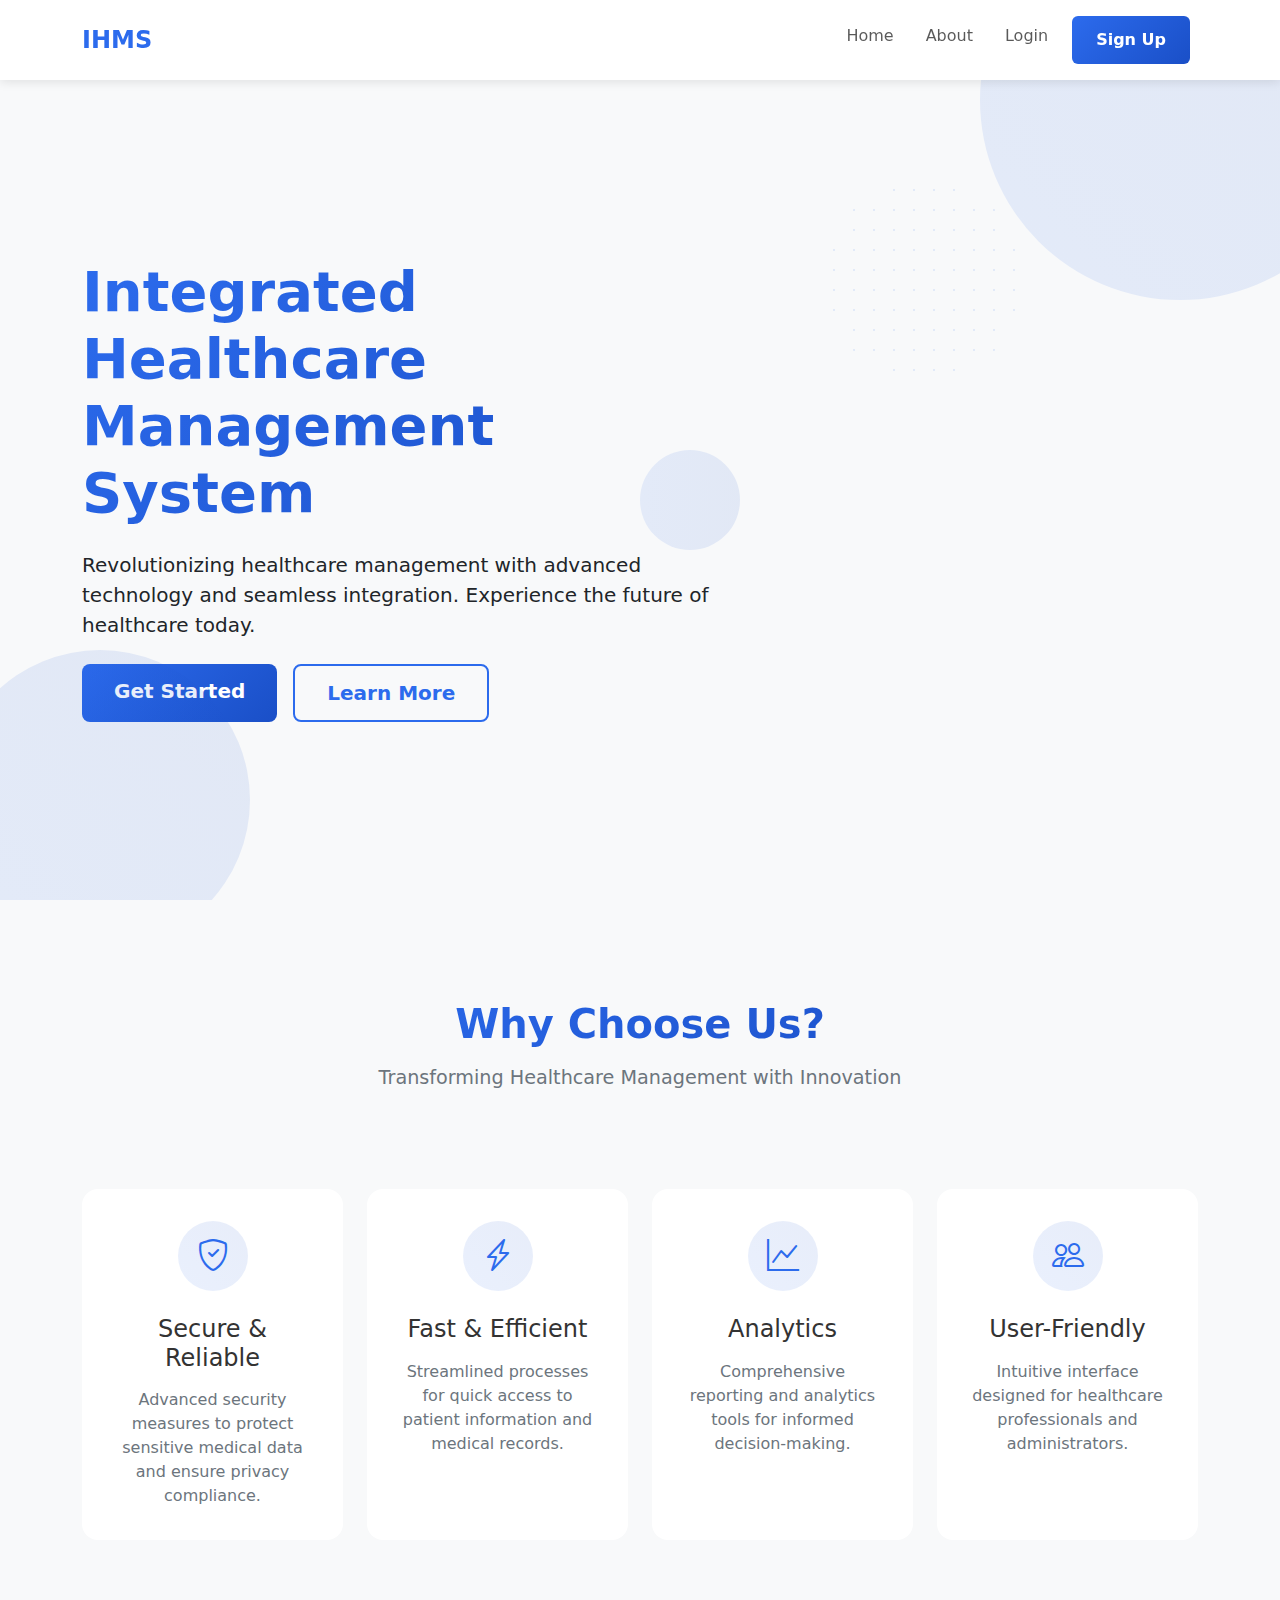
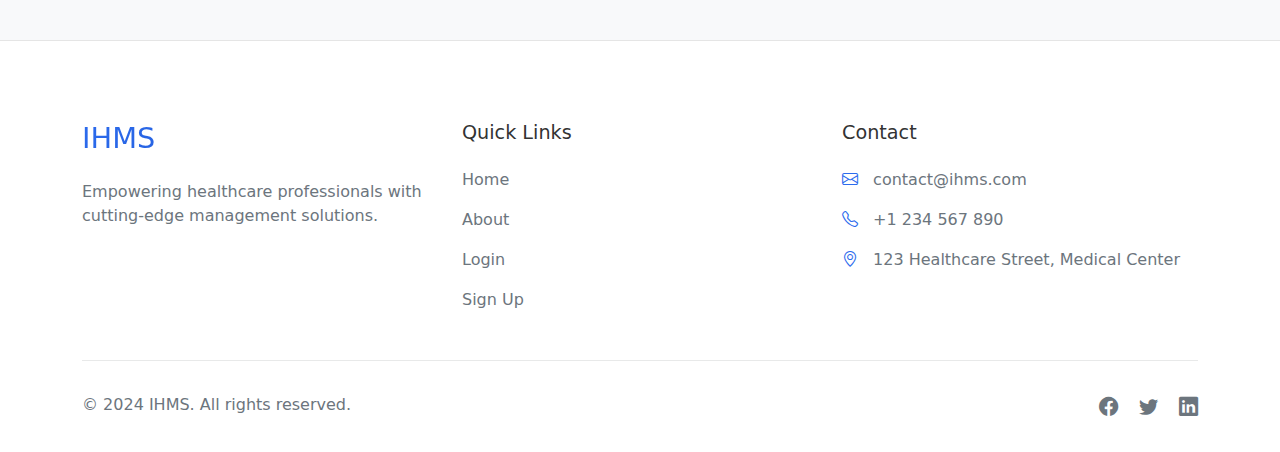
<file: index.html>
<!DOCTYPE html>
<html lang="en">
<head>
    <meta charset="UTF-8">
    <meta name="viewport" content="width=device-width, initial-scale=1.0">
    <title>Integrated Healthcare Management System</title>
    <link href="https://cdn.jsdelivr.net/npm/bootstrap@5.3.2/dist/css/bootstrap.min.css" rel="stylesheet">
    <link rel="stylesheet" href="https://cdnjs.cloudflare.com/ajax/libs/animate.css/4.1.1/animate.min.css">
    <link rel="stylesheet" href="https://cdn.jsdelivr.net/npm/bootstrap-icons@1.11.1/font/bootstrap-icons.css">
    <link rel="stylesheet" href="styles.css">
</head>
<body>
    <!-- Navigation Bar -->
    <nav class="navbar navbar-expand-lg navbar-light bg-light fixed-top">
        <div class="container">
            <a class="navbar-brand" href="#">IHMS</a>
            <button class="navbar-toggler" type="button" data-bs-toggle="collapse" data-bs-target="#navbarNav">
                <span class="navbar-toggler-icon"></span>
            </button>
            <div class="collapse navbar-collapse" id="navbarNav">
                <ul class="navbar-nav ms-auto">
                    <li class="nav-item">
                        <a class="nav-link" href="#home">Home</a>
                    </li>
                    <li class="nav-item">
                        <a class="nav-link" href="#about">About</a>
                    </li>
                    <li class="nav-item">
                        <a class="nav-link" href="index.php">Login</a>
                    </li>
                    <li class="nav-item">
                        <a class="nav-link btn btn-primary text-white px-4" href="register.php">Sign Up</a>
                    </li>
                </ul>
            </div>
        </div>
    </nav>

    <!-- Hero Section -->
    <header id="home" class="hero">
        <div class="design-element design-circle-1"></div>
        <div class="design-element design-circle-2"></div>
        <div class="design-element design-square"></div>
        <div class="design-element design-dots"></div>
        
        <div class="container h-100">
            <div class="row h-100 align-items-center">
                <div class="col-lg-7 text-center text-lg-start animate__animated animate__fadeInUp">
                    <h1 class="display-4 fw-bold text-gradient mb-4">Integrated Healthcare Management System</h1>
                    <p class="lead mb-4">Revolutionizing healthcare management with advanced technology and seamless integration. Experience the future of healthcare today.</p>
                    <div class="d-flex gap-3 justify-content-center justify-content-lg-start">
                        <a href="register.php" class="btn btn-primary btn-lg">Get Started</a>
                        <a href="#about" class="btn btn-outline-primary btn-lg">Learn More</a>
                    </div>
                </div>
            </div>
        </div>
    </header>

    <!-- About Section -->
    <section id="about" class="about-section">
        <div class="container">
            <div class="row justify-content-center">
                <div class="col-lg-8 text-center mb-5">
                    <h2 class="section-title">Why Choose Us?</h2>
                    <p class="section-subtitle">Transforming Healthcare Management with Innovation</p>
                </div>
            </div>
            <div class="row g-4">
                <div class="col-md-6 col-lg-3">
                    <div class="feature-card">
                        <div class="icon-wrapper">
                            <i class="bi bi-shield-check"></i>
                        </div>
                        <h3>Secure & Reliable</h3>
                        <p>Advanced security measures to protect sensitive medical data and ensure privacy compliance.</p>
                    </div>
                </div>
                <div class="col-md-6 col-lg-3">
                    <div class="feature-card">
                        <div class="icon-wrapper">
                            <i class="bi bi-lightning-charge"></i>
                        </div>
                        <h3>Fast & Efficient</h3>
                        <p>Streamlined processes for quick access to patient information and medical records.</p>
                    </div>
                </div>
                <div class="col-md-6 col-lg-3">
                    <div class="feature-card">
                        <div class="icon-wrapper">
                            <i class="bi bi-graph-up"></i>
                        </div>
                        <h3>Analytics</h3>
                        <p>Comprehensive reporting and analytics tools for informed decision-making.</p>
                    </div>
                </div>
                <div class="col-md-6 col-lg-3">
                    <div class="feature-card">
                        <div class="icon-wrapper">
                            <i class="bi bi-people"></i>
                        </div>
                        <h3>User-Friendly</h3>
                        <p>Intuitive interface designed for healthcare professionals and administrators.</p>
                    </div>
                </div>
            </div>
        </div>
    </section>

    <!-- Footer -->
    <footer class="footer">
        <div class="container">
            <div class="row gy-4">
                <div class="col-lg-4">
                    <h4 class="text-gradient">IHMS</h4>
                    <p class="mb-4">Empowering healthcare professionals with cutting-edge management solutions.</p>
                </div>
                <div class="col-lg-4">
                    <h5>Quick Links</h5>
                    <ul class="footer-links">
                        <li><a href="#home">Home</a></li>
                        <li><a href="#about">About</a></li>
                        <li><a href="index.php">Login</a></li>
                        <li><a href="register.php">Sign Up</a></li>
                    </ul>
                </div>
                <div class="col-lg-4">
                    <h5>Contact</h5>
                    <ul class="footer-contact">
                        <li><i class="bi bi-envelope"></i> contact@ihms.com</li>
                        <li><i class="bi bi-telephone"></i> +1 234 567 890</li>
                        <li><i class="bi bi-geo-alt"></i> 123 Healthcare Street, Medical Center</li>
                    </ul>
                </div>
            </div>
            <hr>
            <div class="row">
                <div class="col-md-6 text-center text-md-start">
                    <p class="mb-0">&copy; 2024 IHMS. All rights reserved.</p>
                </div>
                <div class="col-md-6 text-center text-md-end">
                    <div class="social-links">
                        <a href="#"><i class="bi bi-facebook"></i></a>
                        <a href="#"><i class="bi bi-twitter"></i></a>
                        <a href="#"><i class="bi bi-linkedin"></i></a>
                    </div>
                </div>
            </div>
        </div>
    </footer>

    <script src="https://cdn.jsdelivr.net/npm/bootstrap@5.3.2/dist/js/bootstrap.bundle.min.js"></script>
</body>
</html>
</file>
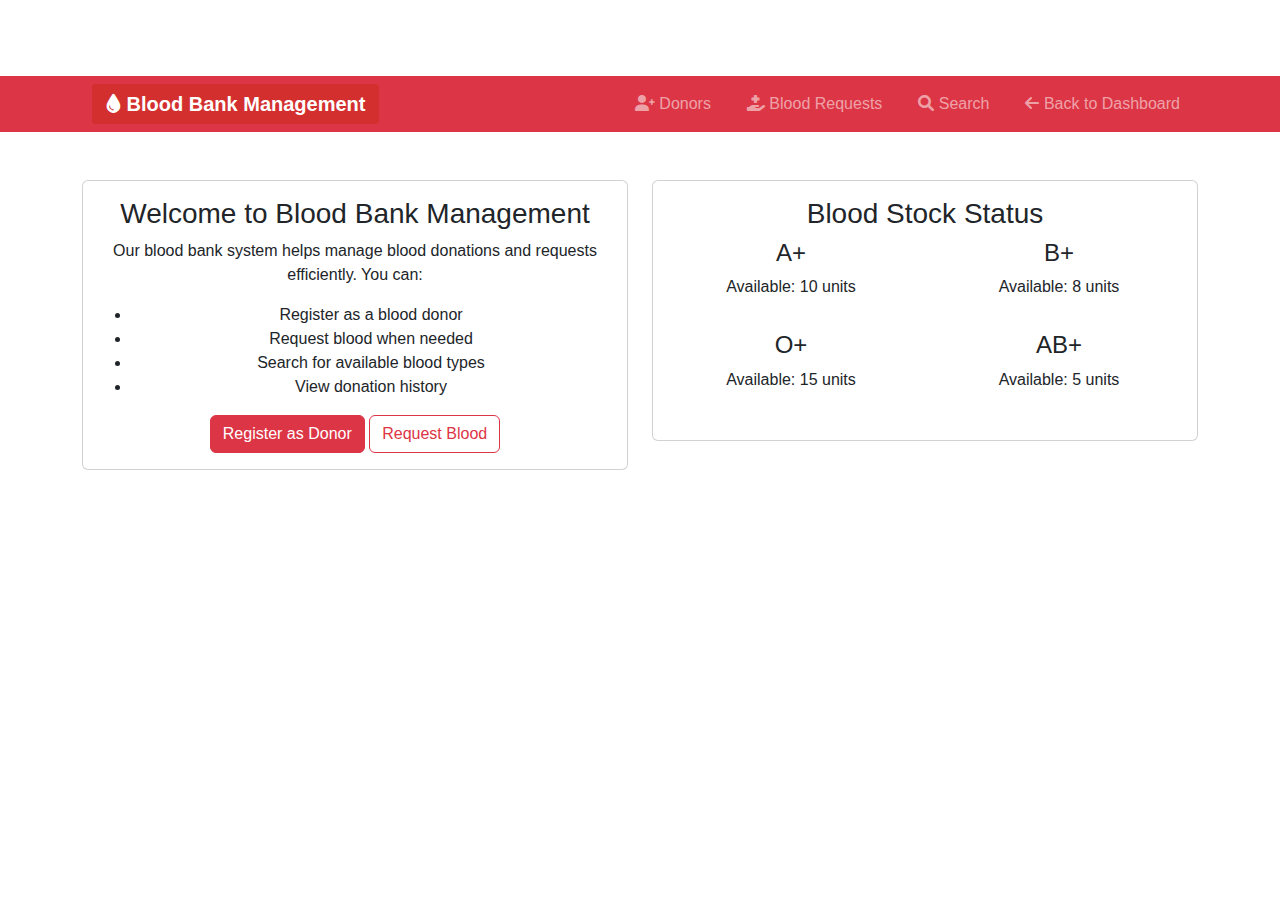
<file: blood_bank/index.html>
<!DOCTYPE html>
<html lang="en">
<head>
    <meta charset="UTF-8">
    <meta name="viewport" content="width=device-width, initial-scale=1.0">
    <title>Blood Bank Management System</title>
    <link href="https://cdn.jsdelivr.net/npm/bootstrap@5.1.3/dist/css/bootstrap.min.css" rel="stylesheet">
    <link href="https://cdnjs.cloudflare.com/ajax/libs/font-awesome/6.0.0/css/all.min.css" rel="stylesheet">
    <link rel="stylesheet" href="style.css">
</head>
<body>
    <nav class="navbar navbar-expand-lg navbar-dark bg-danger">
        <div class="container">
            <a class="navbar-brand" href="#">
                <i class="fas fa-tint"></i> Blood Bank Management
            </a>
            <button class="navbar-toggler" type="button" data-bs-toggle="collapse" data-bs-target="#navbarNav">
                <span class="navbar-toggler-icon"></span>
            </button>
            <div class="collapse navbar-collapse" id="navbarNav">
                <ul class="navbar-nav ms-auto">
                    <li class="nav-item">
                        <a class="nav-link" href="donors.php">
                            <i class="fas fa-user-plus"></i> Donors
                        </a>
                    </li>
                    <li class="nav-item">
                        <a class="nav-link" href="requests.php">
                            <i class="fas fa-hand-holding-medical"></i> Blood Requests
                        </a>
                    </li>
                    <li class="nav-item">
                        <a class="nav-link" href="search.php">
                            <i class="fas fa-search"></i> Search
                        </a>
                    </li>
                    <li class="nav-item">
                        <a class="nav-link" href="../dashboard.php">
                            <i class="fas fa-arrow-left"></i> Back to Dashboard
                        </a>
                    </li>
                </ul>
            </div>
        </div>
    </nav>

    <div class="container mt-5">
        <div class="row">
            <div class="col-md-6">
                <div class="card mb-4">
                    <div class="card-body">
                        <h3 class="card-title">Welcome to Blood Bank Management</h3>
                        <p class="card-text">Our blood bank system helps manage blood donations and requests efficiently. You can:</p>
                        <ul>
                            <li>Register as a blood donor</li>
                            <li>Request blood when needed</li>
                            <li>Search for available blood types</li>
                            <li>View donation history</li>
                        </ul>
                        <a href="donors.php" class="btn btn-danger">Register as Donor</a>
                        <a href="requests.php" class="btn btn-outline-danger">Request Blood</a>
                    </div>
                </div>
            </div>
            <div class="col-md-6">
                <div class="card">
                    <div class="card-body">
                        <h3 class="card-title">Blood Stock Status</h3>
                        <div class="row">
                            <div class="col-6 mb-3">
                                <div class="blood-type A">
                                    <h4>A+</h4>
                                    <p>Available: 10 units</p>
                                </div>
                            </div>
                            <div class="col-6 mb-3">
                                <div class="blood-type B">
                                    <h4>B+</h4>
                                    <p>Available: 8 units</p>
                                </div>
                            </div>
                            <div class="col-6 mb-3">
                                <div class="blood-type O">
                                    <h4>O+</h4>
                                    <p>Available: 15 units</p>
                                </div>
                            </div>
                            <div class="col-6 mb-3">
                                <div class="blood-type AB">
                                    <h4>AB+</h4>
                                    <p>Available: 5 units</p>
                                </div>
                            </div>
                        </div>
                    </div>
                </div>
            </div>
        </div>
    </div>

    <script src="https://cdn.jsdelivr.net/npm/bootstrap@5.1.3/dist/js/bootstrap.bundle.min.js"></script>
</body>
</html>
</file>
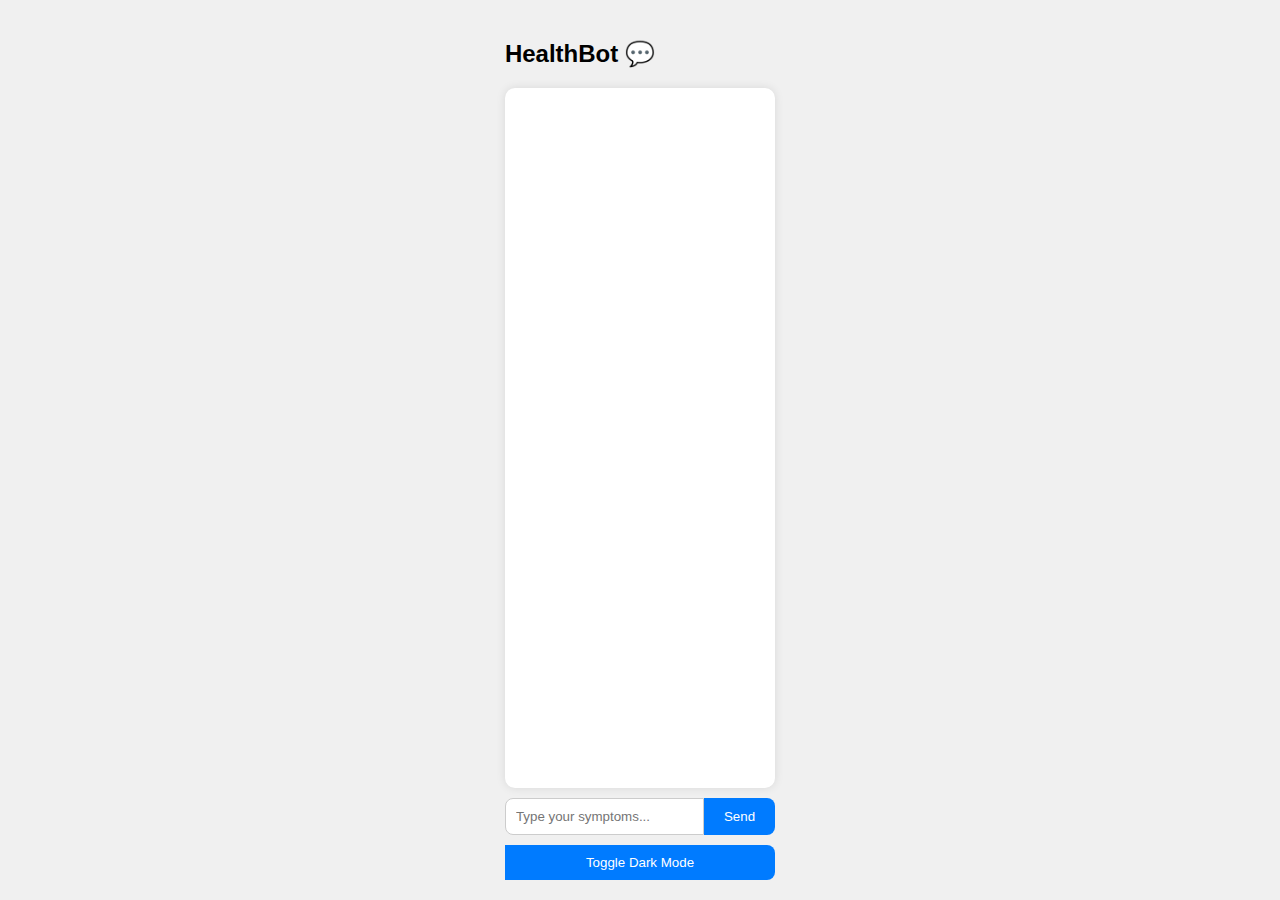
<file: chatbot/index.html>
<!DOCTYPE html>
<html lang="en">
<head>
  <meta charset="UTF-8">
  <title>Health Chatbot</title>
  <style>
    body {
      font-family: Arial, sans-serif;
      background: #f0f0f0;
      margin: 0;
      padding: 0;
      display: flex;
      flex-direction: column;
      height: 100vh;
      transition: background 0.3s, color 0.3s;
    }

    .chat-container {
      flex: 1;
      display: flex;
      flex-direction: column;
      max-width: 600px;
      margin: auto;
      padding: 20px;
    }

    #messages {
      flex: 1;
      padding: 15px;
      background: #ffffff;
      border-radius: 10px;
      overflow-y: auto;
      box-shadow: 0 0 10px rgba(0, 0, 0, 0.1);
      margin-bottom: 10px;
    }

    .msg {
      margin-bottom: 10px;
      padding: 10px;
      border-radius: 8px;
      max-width: 80%;
      word-wrap: break-word;
    }

    .msg.user {
      background: #d1e7dd;
      align-self: flex-end;
    }

    .msg.bot {
      background: #f8d7da;
      align-self: flex-start;
    }

    .typing-indicator {
      font-style: italic;
      color: gray;
      margin: 5px 0;
    }

    .input-area {
      display: flex;
    }

    #userInput {
      flex: 1;
      padding: 10px;
      border: 1px solid #ccc;
      border-radius: 8px 0 0 8px;
    }

    button {
      padding: 10px 20px;
      border: none;
      background: #007bff;
      color: white;
      border-radius: 0 8px 8px 0;
      cursor: pointer;
    }

    button:hover {
      background: #0056b3;
    }

    .dark {
      background: #121212;
      color: #ffffff;
    }

    .dark #messages {
      background: #1f1f1f;
    }

    .dark .msg.user {
      background: #37474f;
    }

    .dark .msg.bot {
      background: #4e342e;
    }

    .dark button {
      background: #bb86fc;
    }

    .dark button:hover {
      background: #9b59b6;
    }
  </style>
</head>
<body>
  <div class="chat-container">
    <h2>HealthBot 💬</h2>
    <div id="messages"></div>

    <div class="input-area">
      <input type="text" id="userInput" placeholder="Type your symptoms..." onkeydown="if(event.key === 'Enter') sendMessage()">
      <button onclick="sendMessage()">Send</button>
    </div>

    <button style="margin-top: 10px;" onclick="toggleDarkMode()">Toggle Dark Mode</button>
  </div>

  <script>
    function sendMessage() {
      const input = document.getElementById('userInput');
      const message = input.value.trim();
      if (!message) return;

      const messagesDiv = document.getElementById('messages');
      messagesDiv.innerHTML += `<div class="msg user">You: ${message}</div>`;
      input.value = '';
      messagesDiv.innerHTML += `<div class="typing-indicator" id="typing">Bot is typing...</div>`;
      messagesDiv.scrollTop = messagesDiv.scrollHeight;

      fetch('bot.php', {
        method: 'POST',
        headers: { 'Content-Type': 'application/x-www-form-urlencoded' },
        body: 'message=' + encodeURIComponent(message)
      })
      .then(response => response.text())
      .then(reply => {
        const typingIndicator = document.getElementById('typing');
        if (typingIndicator) typingIndicator.remove();
        messagesDiv.innerHTML += `<div class="msg bot">Bot: ${reply}</div>`;
        messagesDiv.scrollTop = messagesDiv.scrollHeight;
      });
    }

    function toggleDarkMode() {
      document.body.classList.toggle('dark');
    }
  </script>
</body>
</html>
</file>
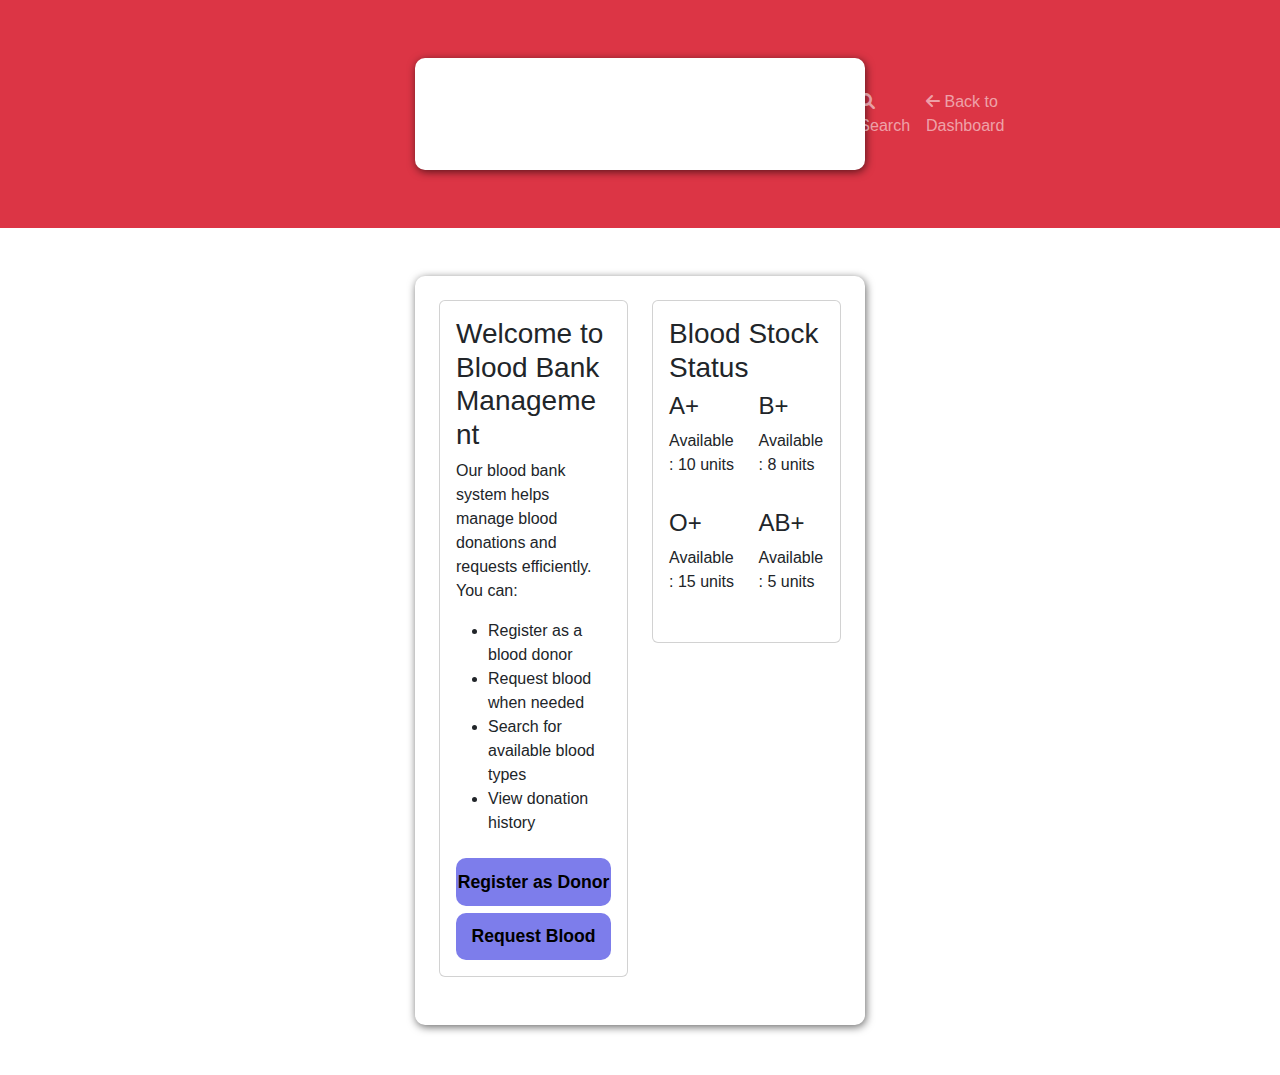
<file: blood_bank.html>
<!DOCTYPE html>
<html lang="en">
<head>
    <meta charset="UTF-8">
    <meta name="viewport" content="width=device-width, initial-scale=1.0">
    <title>Blood Bank Management System</title>
    <link href="https://cdn.jsdelivr.net/npm/bootstrap@5.1.3/dist/css/bootstrap.min.css" rel="stylesheet">
    <link href="https://cdnjs.cloudflare.com/ajax/libs/font-awesome/6.0.0/css/all.min.css" rel="stylesheet">
    <link rel="stylesheet" href="style.css">
</head>
<body>
    <nav class="navbar navbar-expand-lg navbar-dark bg-danger">
        <div class="container">
            <a class="navbar-brand" href="#">
                <i class="fas fa-tint"></i> Blood Bank Management
            </a>
            <button class="navbar-toggler" type="button" data-bs-toggle="collapse" data-bs-target="#navbarNav">
                <span class="navbar-toggler-icon"></span>
            </button>
            <div class="collapse navbar-collapse" id="navbarNav">
                <ul class="navbar-nav ms-auto">
                    <li class="nav-item">
                        <a class="nav-link" href="html/donors.php">
                            <i class="fas fa-user-plus"></i> Donors
                        </a>
                    </li>
                    <li class="nav-item">
                        <a class="nav-link" href="html/requests.php">
                            <i class="fas fa-hand-holding-medical"></i> Blood Requests
                        </a>
                    </li>
                    <li class="nav-item">
                        <a class="nav-link" href="html/search.php">
                            <i class="fas fa-search"></i> Search
                        </a>
                    </li>
                    <li class="nav-item">
                        <a class="nav-link" href="dashboard.php">
                            <i class="fas fa-arrow-left"></i> Back to Dashboard
                        </a>
                    </li>
                </ul>
            </div>
        </div>
    </nav>

    <div class="container mt-5">
        <div class="row">
            <div class="col-md-6">
                <div class="card mb-4">
                    <div class="card-body">
                        <h3 class="card-title">Welcome to Blood Bank Management</h3>
                        <p class="card-text">Our blood bank system helps manage blood donations and requests efficiently. You can:</p>
                        <ul>
                            <li>Register as a blood donor</li>
                            <li>Request blood when needed</li>
                            <li>Search for available blood types</li>
                            <li>View donation history</li>
                        </ul>
                        <a href="html/donors.php" class="btn btn-danger">Register as Donor</a>
                        <a href="html/requests.php" class="btn btn-outline-danger">Request Blood</a>
                    </div>
                </div>
            </div>
            <div class="col-md-6">
                <div class="card">
                    <div class="card-body">
                        <h3 class="card-title">Blood Stock Status</h3>
                        <div class="row">
                            <div class="col-6 mb-3">
                                <div class="blood-type A">
                                    <h4>A+</h4>
                                    <p>Available: 10 units</p>
                                </div>
                            </div>
                            <div class="col-6 mb-3">
                                <div class="blood-type B">
                                    <h4>B+</h4>
                                    <p>Available: 8 units</p>
                                </div>
                            </div>
                            <div class="col-6 mb-3">
                                <div class="blood-type O">
                                    <h4>O+</h4>
                                    <p>Available: 15 units</p>
                                </div>
                            </div>
                            <div class="col-6 mb-3">
                                <div class="blood-type AB">
                                    <h4>AB+</h4>
                                    <p>Available: 5 units</p>
                                </div>
                            </div>
                        </div>
                    </div>
                </div>
            </div>
        </div>
    </div>

    <script src="https://cdn.jsdelivr.net/npm/bootstrap@5.1.3/dist/js/bootstrap.bundle.min.js"></script>
</body>
</html>
</file>
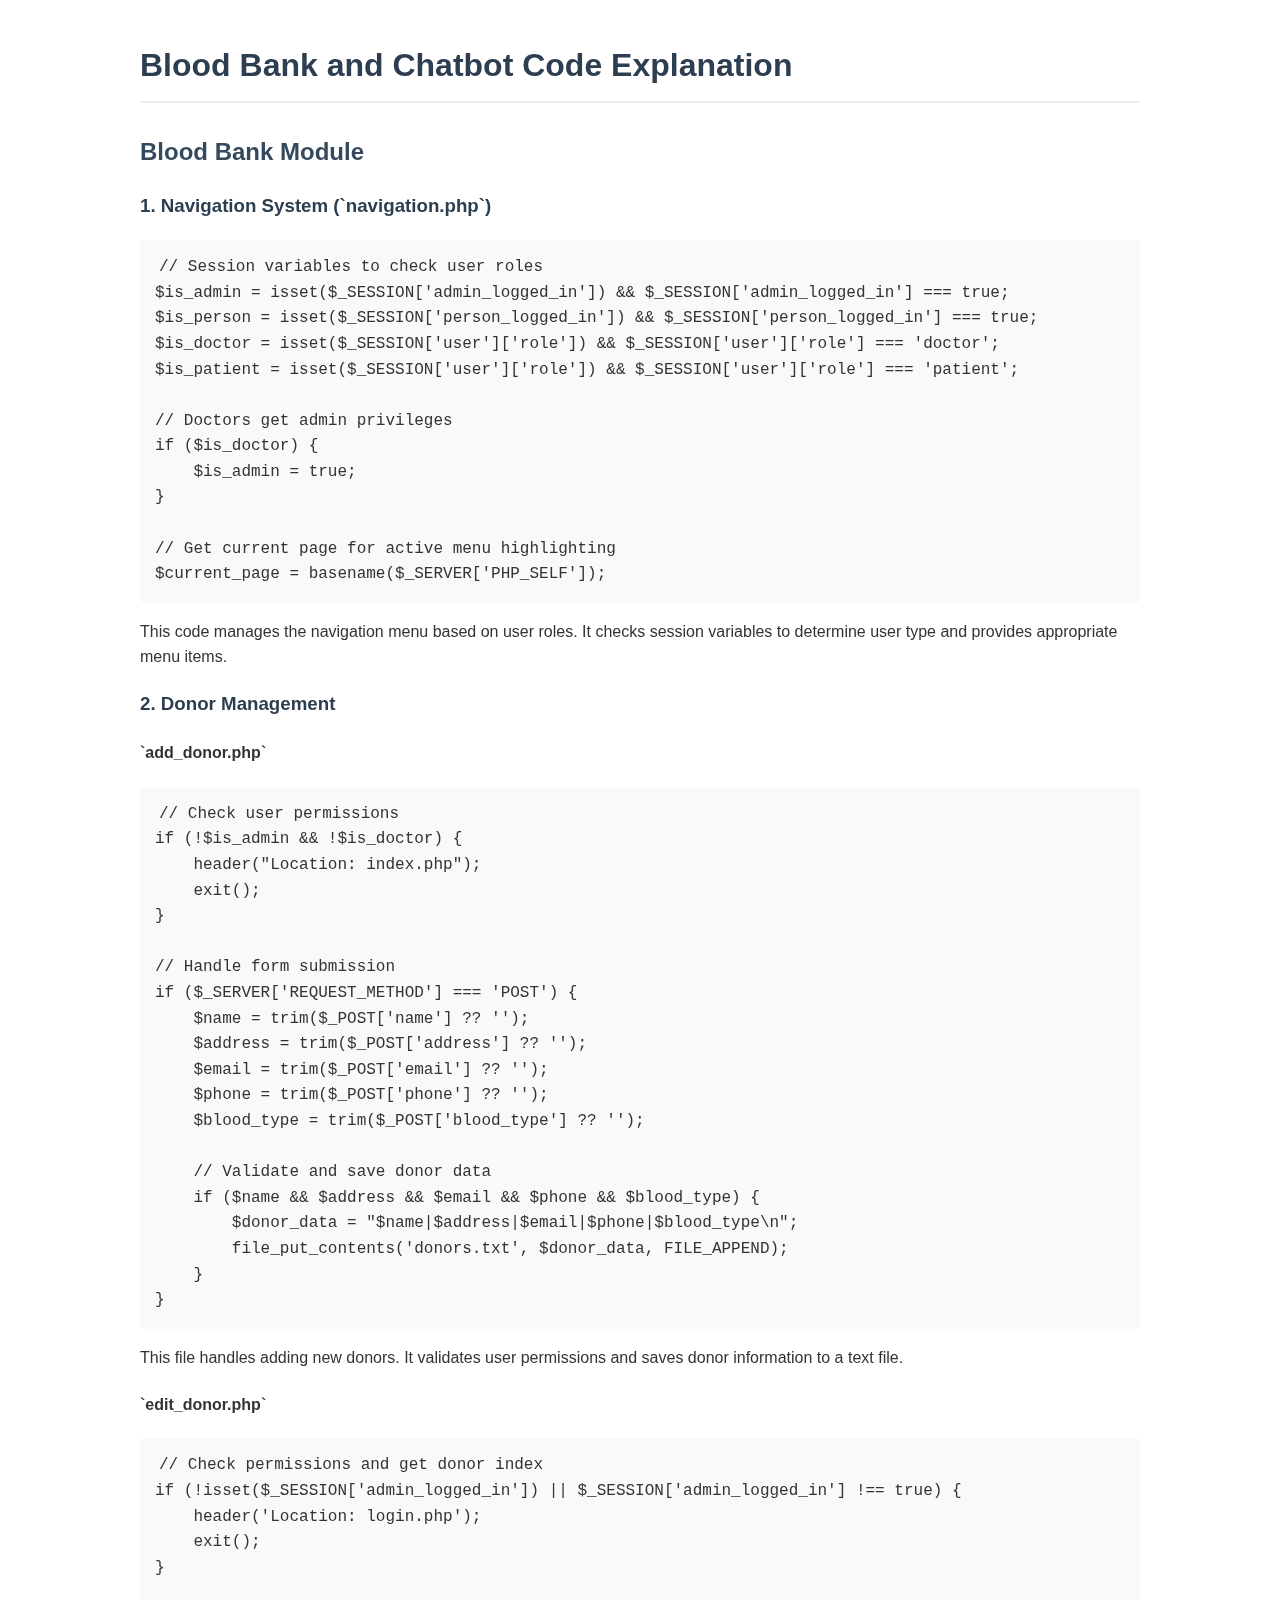
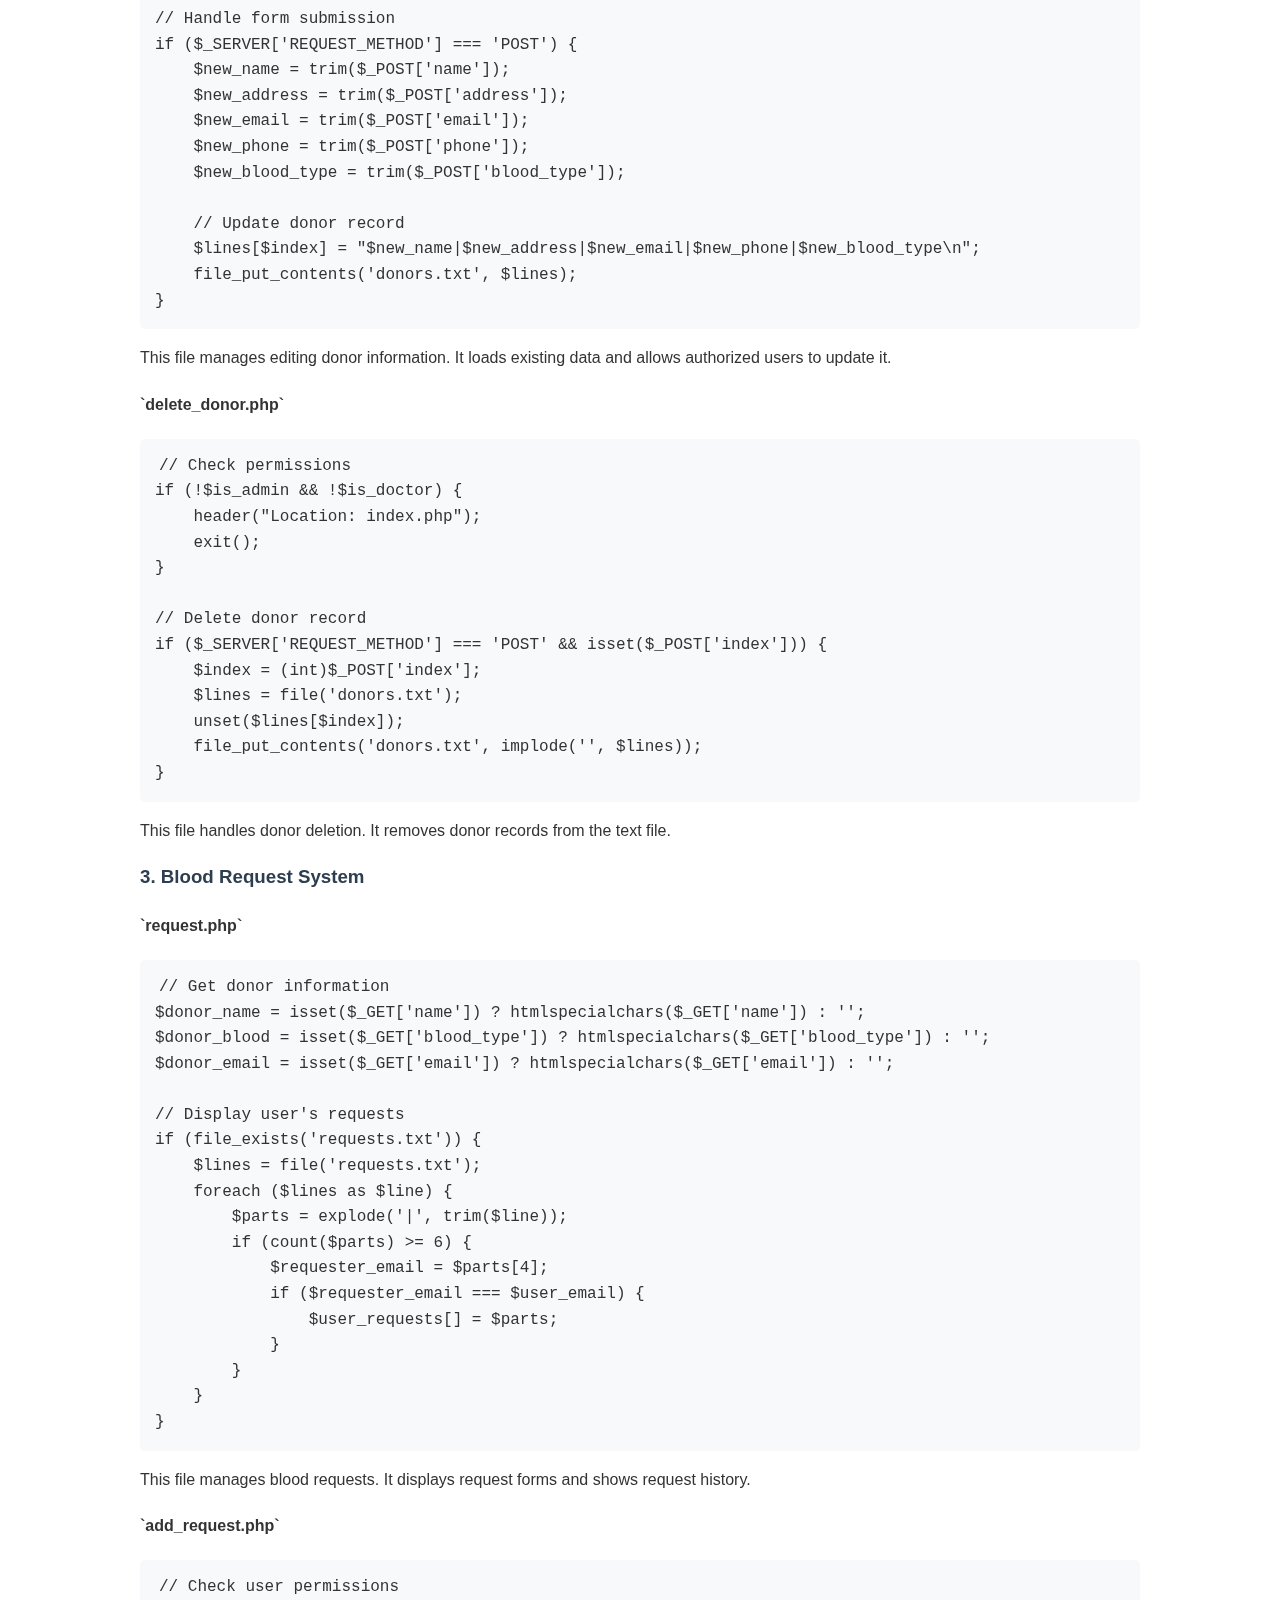
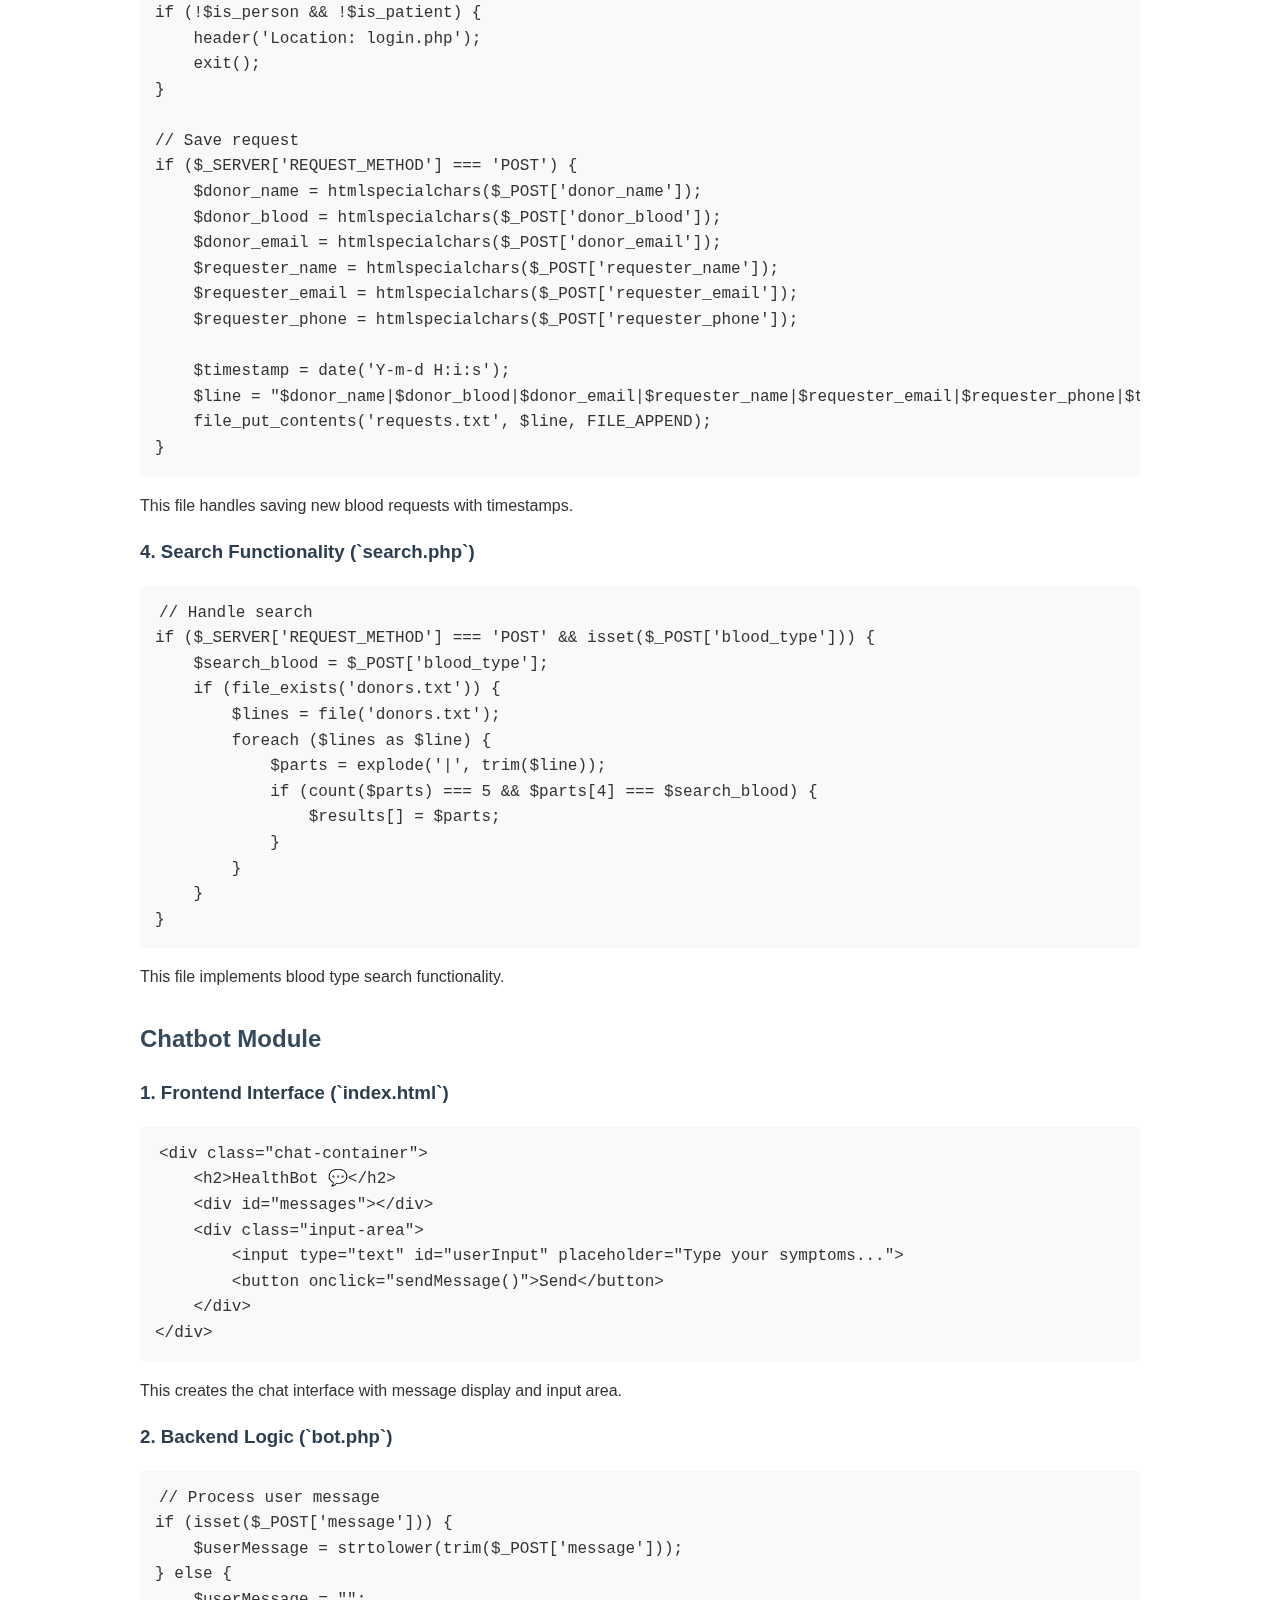
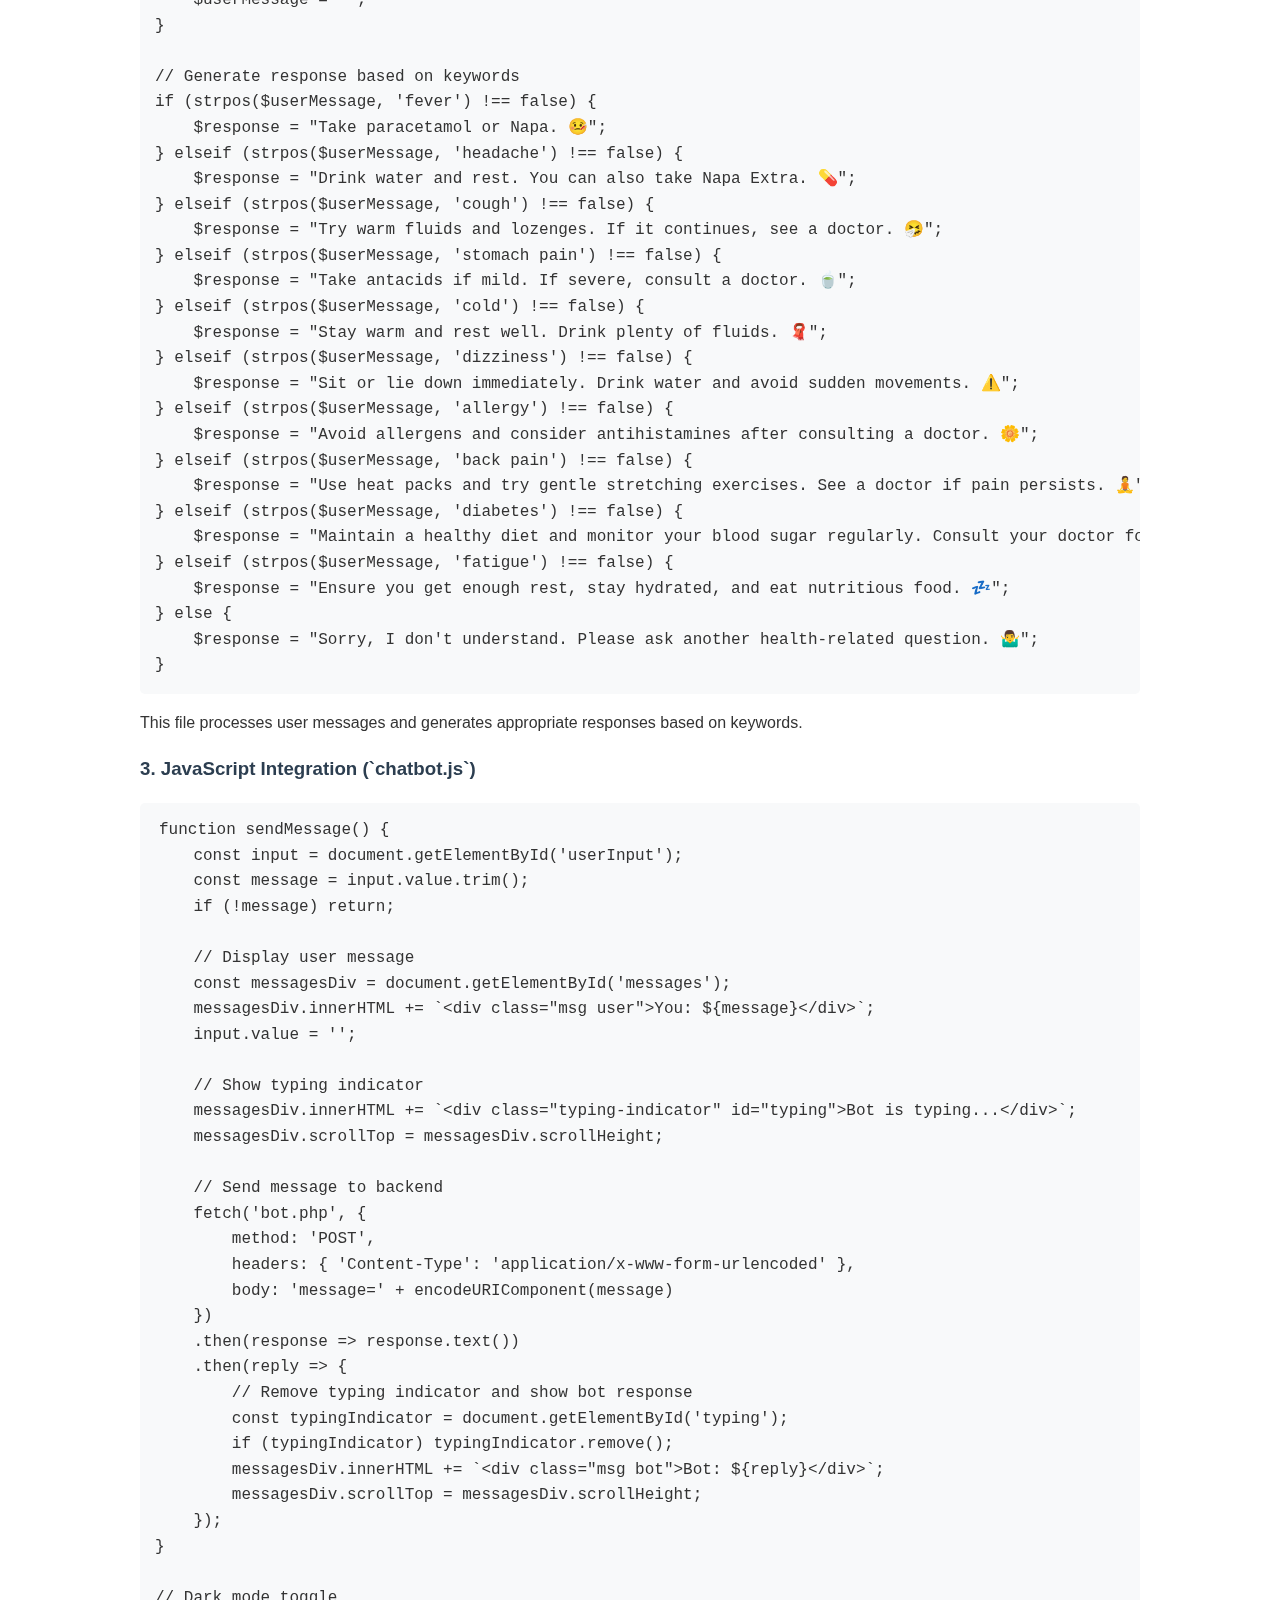
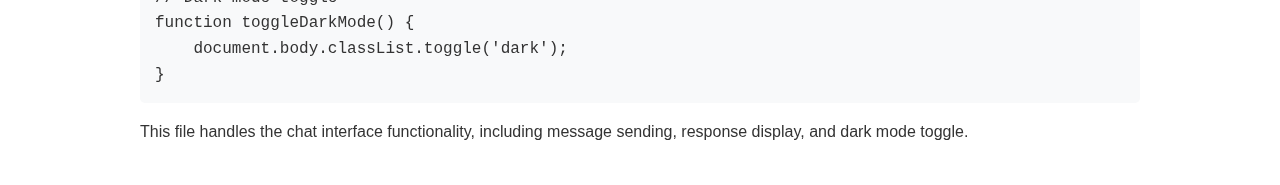
<file: convert_to_pdf.html>
<!DOCTYPE html>
<html>
<head>
    <meta charset="UTF-8">
    <title>Blood Bank and Chatbot Documentation</title>
    <style>
        body {
            font-family: Arial, sans-serif;
            line-height: 1.6;
            margin: 40px;
            color: #333;
        }
        h1 {
            color: #2c3e50;
            border-bottom: 2px solid #eee;
            padding-bottom: 10px;
        }
        h2 {
            color: #34495e;
            margin-top: 30px;
        }
        h3 {
            color: #2c3e50;
        }
        pre {
            background-color: #f8f9fa;
            padding: 15px;
            border-radius: 5px;
            overflow-x: auto;
        }
        code {
            font-family: 'Courier New', Courier, monospace;
            background-color: #f8f9fa;
            padding: 2px 4px;
            border-radius: 3px;
        }
        .container {
            max-width: 1000px;
            margin: 0 auto;
        }
        @media print {
            body {
                margin: 20px;
            }
            pre {
                white-space: pre-wrap;
                word-wrap: break-word;
            }
        }
    </style>
</head>
<body>
    <div class="container">
        <h1>Blood Bank and Chatbot Code Explanation</h1>

        <h2>Blood Bank Module</h2>

        <h3>1. Navigation System (`navigation.php`)</h3>
        <pre><code>// Session variables to check user roles
$is_admin = isset($_SESSION['admin_logged_in']) && $_SESSION['admin_logged_in'] === true;
$is_person = isset($_SESSION['person_logged_in']) && $_SESSION['person_logged_in'] === true;
$is_doctor = isset($_SESSION['user']['role']) && $_SESSION['user']['role'] === 'doctor';
$is_patient = isset($_SESSION['user']['role']) && $_SESSION['user']['role'] === 'patient';

// Doctors get admin privileges
if ($is_doctor) {
    $is_admin = true;
}

// Get current page for active menu highlighting
$current_page = basename($_SERVER['PHP_SELF']);</code></pre>
        <p>This code manages the navigation menu based on user roles. It checks session variables to determine user type and provides appropriate menu items.</p>

        <h3>2. Donor Management</h3>

        <h4>`add_donor.php`</h4>
        <pre><code>// Check user permissions
if (!$is_admin && !$is_doctor) {
    header("Location: index.php");
    exit();
}

// Handle form submission
if ($_SERVER['REQUEST_METHOD'] === 'POST') {
    $name = trim($_POST['name'] ?? '');
    $address = trim($_POST['address'] ?? '');
    $email = trim($_POST['email'] ?? '');
    $phone = trim($_POST['phone'] ?? '');
    $blood_type = trim($_POST['blood_type'] ?? '');

    // Validate and save donor data
    if ($name && $address && $email && $phone && $blood_type) {
        $donor_data = "$name|$address|$email|$phone|$blood_type\n";
        file_put_contents('donors.txt', $donor_data, FILE_APPEND);
    }
}</code></pre>
        <p>This file handles adding new donors. It validates user permissions and saves donor information to a text file.</p>

        <h4>`edit_donor.php`</h4>
        <pre><code>// Check permissions and get donor index
if (!isset($_SESSION['admin_logged_in']) || $_SESSION['admin_logged_in'] !== true) {
    header('Location: login.php');
    exit();
}

// Handle form submission
if ($_SERVER['REQUEST_METHOD'] === 'POST') {
    $new_name = trim($_POST['name']);
    $new_address = trim($_POST['address']);
    $new_email = trim($_POST['email']);
    $new_phone = trim($_POST['phone']);
    $new_blood_type = trim($_POST['blood_type']);
    
    // Update donor record
    $lines[$index] = "$new_name|$new_address|$new_email|$new_phone|$new_blood_type\n";
    file_put_contents('donors.txt', $lines);
}</code></pre>
        <p>This file manages editing donor information. It loads existing data and allows authorized users to update it.</p>

        <h4>`delete_donor.php`</h4>
        <pre><code>// Check permissions
if (!$is_admin && !$is_doctor) {
    header("Location: index.php");
    exit();
}

// Delete donor record
if ($_SERVER['REQUEST_METHOD'] === 'POST' && isset($_POST['index'])) {
    $index = (int)$_POST['index'];
    $lines = file('donors.txt');
    unset($lines[$index]);
    file_put_contents('donors.txt', implode('', $lines));
}</code></pre>
        <p>This file handles donor deletion. It removes donor records from the text file.</p>

        <h3>3. Blood Request System</h3>

        <h4>`request.php`</h4>
        <pre><code>// Get donor information
$donor_name = isset($_GET['name']) ? htmlspecialchars($_GET['name']) : '';
$donor_blood = isset($_GET['blood_type']) ? htmlspecialchars($_GET['blood_type']) : '';
$donor_email = isset($_GET['email']) ? htmlspecialchars($_GET['email']) : '';

// Display user's requests
if (file_exists('requests.txt')) {
    $lines = file('requests.txt');
    foreach ($lines as $line) {
        $parts = explode('|', trim($line));
        if (count($parts) >= 6) {
            $requester_email = $parts[4];
            if ($requester_email === $user_email) {
                $user_requests[] = $parts;
            }
        }
    }
}</code></pre>
        <p>This file manages blood requests. It displays request forms and shows request history.</p>

        <h4>`add_request.php`</h4>
        <pre><code>// Check user permissions
if (!$is_person && !$is_patient) {
    header('Location: login.php');
    exit();
}

// Save request
if ($_SERVER['REQUEST_METHOD'] === 'POST') {
    $donor_name = htmlspecialchars($_POST['donor_name']);
    $donor_blood = htmlspecialchars($_POST['donor_blood']);
    $donor_email = htmlspecialchars($_POST['donor_email']);
    $requester_name = htmlspecialchars($_POST['requester_name']);
    $requester_email = htmlspecialchars($_POST['requester_email']);
    $requester_phone = htmlspecialchars($_POST['requester_phone']);
    
    $timestamp = date('Y-m-d H:i:s');
    $line = "$donor_name|$donor_blood|$donor_email|$requester_name|$requester_email|$requester_phone|$timestamp\n";
    file_put_contents('requests.txt', $line, FILE_APPEND);
}</code></pre>
        <p>This file handles saving new blood requests with timestamps.</p>

        <h3>4. Search Functionality (`search.php`)</h3>
        <pre><code>// Handle search
if ($_SERVER['REQUEST_METHOD'] === 'POST' && isset($_POST['blood_type'])) {
    $search_blood = $_POST['blood_type'];
    if (file_exists('donors.txt')) {
        $lines = file('donors.txt');
        foreach ($lines as $line) {
            $parts = explode('|', trim($line));
            if (count($parts) === 5 && $parts[4] === $search_blood) {
                $results[] = $parts;
            }
        }
    }
}</code></pre>
        <p>This file implements blood type search functionality.</p>

        <h2>Chatbot Module</h2>

        <h3>1. Frontend Interface (`index.html`)</h3>
        <pre><code>&lt;div class="chat-container"&gt;
    &lt;h2&gt;HealthBot 💬&lt;/h2&gt;
    &lt;div id="messages"&gt;&lt;/div&gt;
    &lt;div class="input-area"&gt;
        &lt;input type="text" id="userInput" placeholder="Type your symptoms..."&gt;
        &lt;button onclick="sendMessage()"&gt;Send&lt;/button&gt;
    &lt;/div&gt;
&lt;/div&gt;</code></pre>
        <p>This creates the chat interface with message display and input area.</p>

        <h3>2. Backend Logic (`bot.php`)</h3>
        <pre><code>// Process user message
if (isset($_POST['message'])) {
    $userMessage = strtolower(trim($_POST['message']));
} else {
    $userMessage = "";
}

// Generate response based on keywords
if (strpos($userMessage, 'fever') !== false) {
    $response = "Take paracetamol or Napa. 🤒";
} elseif (strpos($userMessage, 'headache') !== false) {
    $response = "Drink water and rest. You can also take Napa Extra. 💊";
} elseif (strpos($userMessage, 'cough') !== false) {
    $response = "Try warm fluids and lozenges. If it continues, see a doctor. 🤧";
} elseif (strpos($userMessage, 'stomach pain') !== false) {
    $response = "Take antacids if mild. If severe, consult a doctor. 🍵";
} elseif (strpos($userMessage, 'cold') !== false) {
    $response = "Stay warm and rest well. Drink plenty of fluids. 🧣";
} elseif (strpos($userMessage, 'dizziness') !== false) {
    $response = "Sit or lie down immediately. Drink water and avoid sudden movements. ⚠️";
} elseif (strpos($userMessage, 'allergy') !== false) {
    $response = "Avoid allergens and consider antihistamines after consulting a doctor. 🌼";
} elseif (strpos($userMessage, 'back pain') !== false) {
    $response = "Use heat packs and try gentle stretching exercises. See a doctor if pain persists. 🧘";
} elseif (strpos($userMessage, 'diabetes') !== false) {
    $response = "Maintain a healthy diet and monitor your blood sugar regularly. Consult your doctor for meds. 🍎";
} elseif (strpos($userMessage, 'fatigue') !== false) {
    $response = "Ensure you get enough rest, stay hydrated, and eat nutritious food. 💤";
} else {
    $response = "Sorry, I don't understand. Please ask another health-related question. 🤷‍♂️";
}</code></pre>
        <p>This file processes user messages and generates appropriate responses based on keywords.</p>

        <h3>3. JavaScript Integration (`chatbot.js`)</h3>
        <pre><code>function sendMessage() {
    const input = document.getElementById('userInput');
    const message = input.value.trim();
    if (!message) return;

    // Display user message
    const messagesDiv = document.getElementById('messages');
    messagesDiv.innerHTML += `&lt;div class="msg user"&gt;You: ${message}&lt;/div&gt;`;
    input.value = '';
    
    // Show typing indicator
    messagesDiv.innerHTML += `&lt;div class="typing-indicator" id="typing"&gt;Bot is typing...&lt;/div&gt;`;
    messagesDiv.scrollTop = messagesDiv.scrollHeight;

    // Send message to backend
    fetch('bot.php', {
        method: 'POST',
        headers: { 'Content-Type': 'application/x-www-form-urlencoded' },
        body: 'message=' + encodeURIComponent(message)
    })
    .then(response => response.text())
    .then(reply => {
        // Remove typing indicator and show bot response
        const typingIndicator = document.getElementById('typing');
        if (typingIndicator) typingIndicator.remove();
        messagesDiv.innerHTML += `&lt;div class="msg bot"&gt;Bot: ${reply}&lt;/div&gt;`;
        messagesDiv.scrollTop = messagesDiv.scrollHeight;
    });
}

// Dark mode toggle
function toggleDarkMode() {
    document.body.classList.toggle('dark');
}</code></pre>
        <p>This file handles the chat interface functionality, including message sending, response display, and dark mode toggle.</p>
    </div>
</body>
</html>
</file>
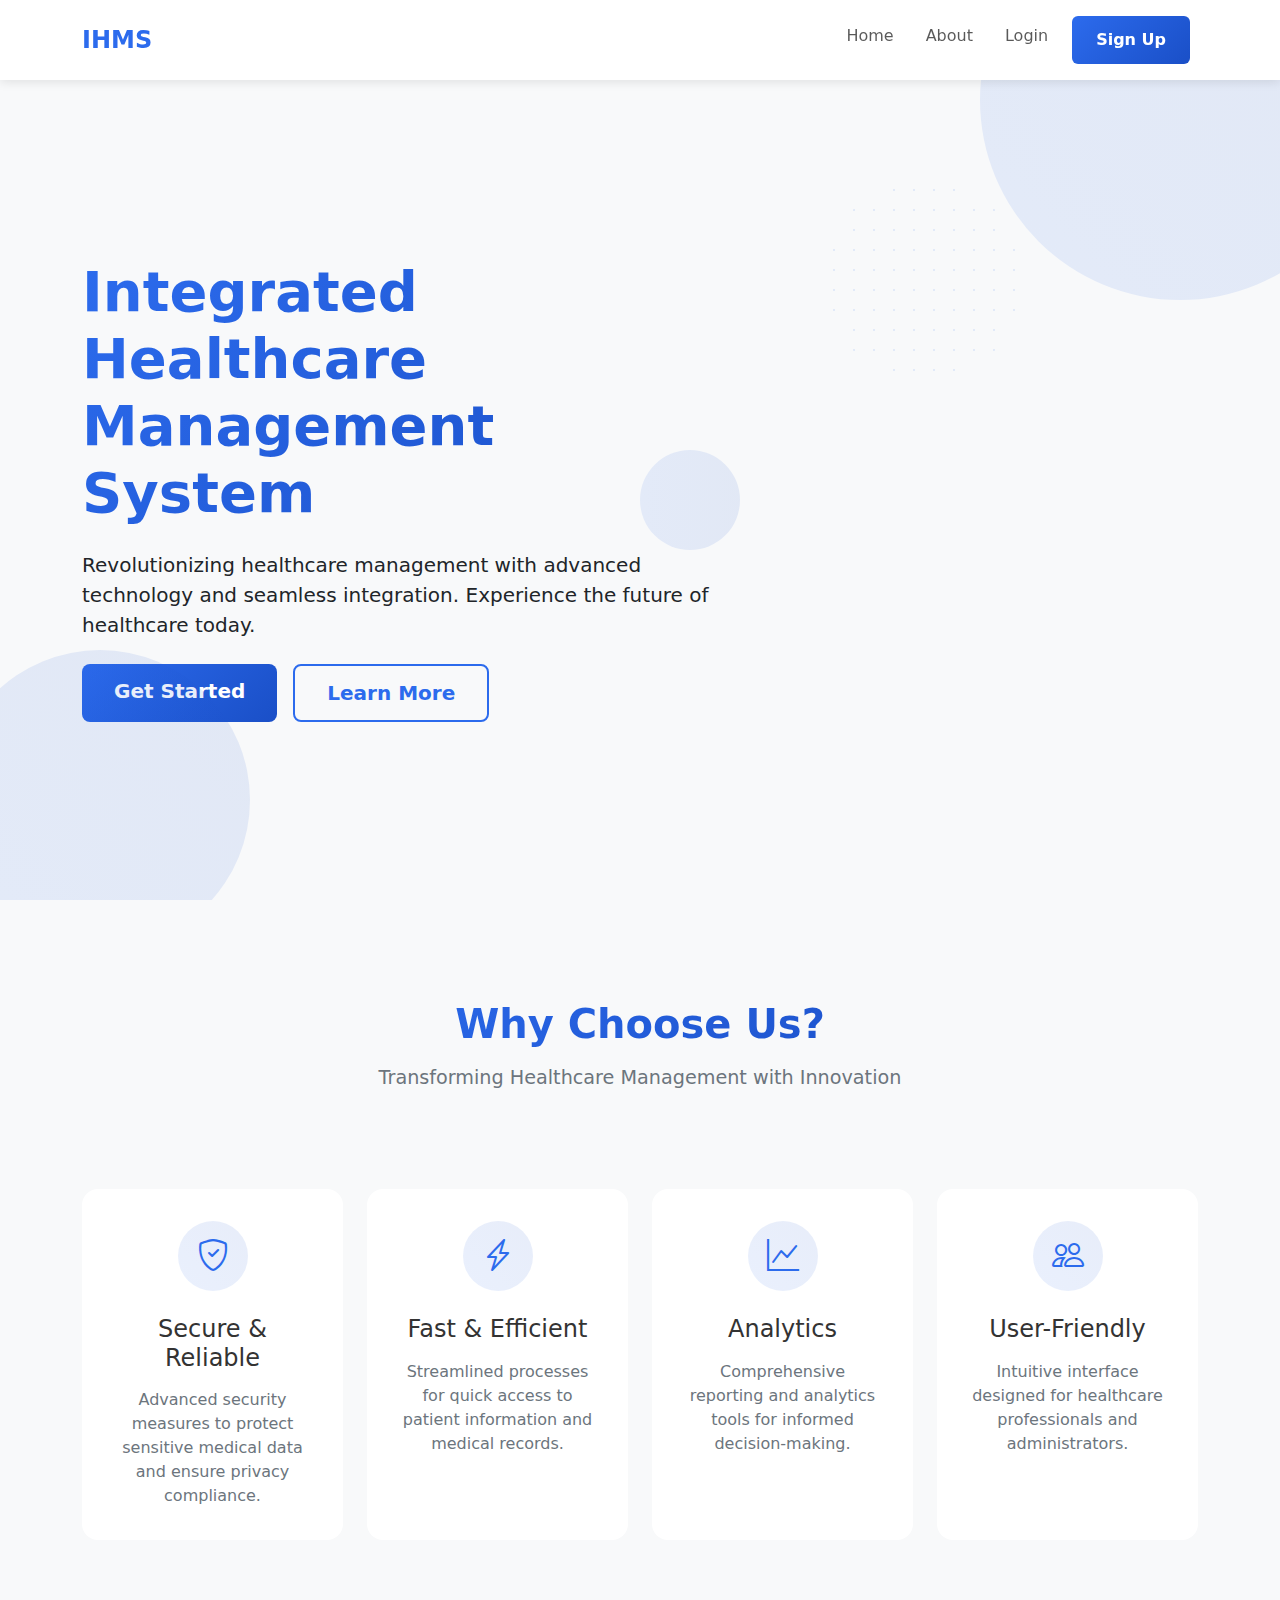
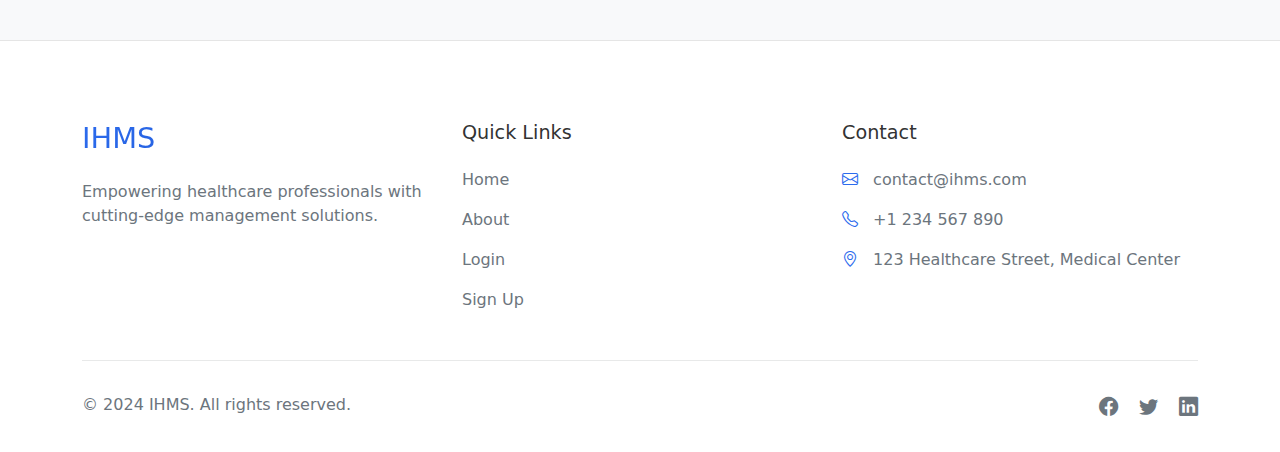
<file: landing.html>
<!DOCTYPE html>
<html lang="en">
<head>
    <meta charset="UTF-8">
    <meta name="viewport" content="width=device-width, initial-scale=1.0">
    <title>Integrated Healthcare Management System</title>
    <link href="https://cdn.jsdelivr.net/npm/bootstrap@5.3.2/dist/css/bootstrap.min.css" rel="stylesheet">
    <link rel="stylesheet" href="https://cdnjs.cloudflare.com/ajax/libs/animate.css/4.1.1/animate.min.css">
    <link rel="stylesheet" href="https://cdn.jsdelivr.net/npm/bootstrap-icons@1.11.1/font/bootstrap-icons.css">
    <link rel="stylesheet" href="styles.css">
</head>
<body>
    <!-- Navigation Bar -->
    <nav class="navbar navbar-expand-lg navbar-light bg-light fixed-top">
        <div class="container">
            <a class="navbar-brand" href="#">IHMS</a>
            <button class="navbar-toggler" type="button" data-bs-toggle="collapse" data-bs-target="#navbarNav">
                <span class="navbar-toggler-icon"></span>
            </button>
            <div class="collapse navbar-collapse" id="navbarNav">
                <ul class="navbar-nav ms-auto">
                    <li class="nav-item">
                        <a class="nav-link" href="#home">Home</a>
                    </li>
                    <li class="nav-item">
                        <a class="nav-link" href="#about">About</a>
                    </li>
                    <li class="nav-item">
                        <a class="nav-link" href="login.php">Login</a>
                    </li>
                    <li class="nav-item">
                        <a class="nav-link btn btn-primary text-white px-4" href="signup.php">Sign Up</a>
                    </li>
                </ul>
            </div>
        </div>
    </nav>

    <!-- Hero Section -->
    <header id="home" class="hero">
        <div class="design-element design-circle-1"></div>
        <div class="design-element design-circle-2"></div>
        <div class="design-element design-square"></div>
        <div class="design-element design-dots"></div>
        
        <div class="container h-100">
            <div class="row h-100 align-items-center">
                <div class="col-lg-7 text-center text-lg-start animate__animated animate__fadeInUp">
                    <h1 class="display-4 fw-bold text-gradient mb-4">Integrated Healthcare Management System</h1>
                    <p class="lead mb-4">Revolutionizing healthcare management with advanced technology and seamless integration. Experience the future of healthcare today.</p>
                    <div class="d-flex gap-3 justify-content-center justify-content-lg-start">
                        <a href="signup.php" class="btn btn-primary btn-lg">Get Started</a>
                        <a href="#about" class="btn btn-outline-primary btn-lg">Learn More</a>
                    </div>
                </div>
            </div>
        </div>
    </header>

    <!-- About Section -->
    <section id="about" class="about-section">
        <div class="container">
            <div class="row justify-content-center">
                <div class="col-lg-8 text-center mb-5">
                    <h2 class="section-title">Why Choose Us?</h2>
                    <p class="section-subtitle">Transforming Healthcare Management with Innovation</p>
                </div>
            </div>
            <div class="row g-4">
                <div class="col-md-6 col-lg-3">
                    <div class="feature-card">
                        <div class="icon-wrapper">
                            <i class="bi bi-shield-check"></i>
                        </div>
                        <h3>Secure & Reliable</h3>
                        <p>Advanced security measures to protect sensitive medical data and ensure privacy compliance.</p>
                    </div>
                </div>
                <div class="col-md-6 col-lg-3">
                    <div class="feature-card">
                        <div class="icon-wrapper">
                            <i class="bi bi-lightning-charge"></i>
                        </div>
                        <h3>Fast & Efficient</h3>
                        <p>Streamlined processes for quick access to patient information and medical records.</p>
                    </div>
                </div>
                <div class="col-md-6 col-lg-3">
                    <div class="feature-card">
                        <div class="icon-wrapper">
                            <i class="bi bi-graph-up"></i>
                        </div>
                        <h3>Analytics</h3>
                        <p>Comprehensive reporting and analytics tools for informed decision-making.</p>
                    </div>
                </div>
                <div class="col-md-6 col-lg-3">
                    <div class="feature-card">
                        <div class="icon-wrapper">
                            <i class="bi bi-people"></i>
                        </div>
                        <h3>User-Friendly</h3>
                        <p>Intuitive interface designed for healthcare professionals and administrators.</p>
                    </div>
                </div>
            </div>
        </div>
    </section>

    <!-- Footer -->
    <footer class="footer">
        <div class="container">
            <div class="row gy-4">
                <div class="col-lg-4">
                    <h4 class="text-gradient">IHMS</h4>
                    <p class="mb-4">Empowering healthcare professionals with cutting-edge management solutions.</p>
                </div>
                <div class="col-lg-4">
                    <h5>Quick Links</h5>
                    <ul class="footer-links">
                        <li><a href="#home">Home</a></li>
                        <li><a href="#about">About</a></li>
                        <li><a href="login.php">Login</a></li>
                        <li><a href="signup.php">Sign Up</a></li>
                    </ul>
                </div>
                <div class="col-lg-4">
                    <h5>Contact</h5>
                    <ul class="footer-contact">
                        <li><i class="bi bi-envelope"></i> contact@ihms.com</li>
                        <li><i class="bi bi-telephone"></i> +1 234 567 890</li>
                        <li><i class="bi bi-geo-alt"></i> 123 Healthcare Street, Medical Center</li>
                    </ul>
                </div>
            </div>
            <hr>
            <div class="row">
                <div class="col-md-6 text-center text-md-start">
                    <p class="mb-0">&copy; 2024 IHMS. All rights reserved.</p>
                </div>
                <div class="col-md-6 text-center text-md-end">
                    <div class="social-links">
                        <a href="#"><i class="bi bi-facebook"></i></a>
                        <a href="#"><i class="bi bi-twitter"></i></a>
                        <a href="#"><i class="bi bi-linkedin"></i></a>
                    </div>
                </div>
            </div>
        </div>
    </footer>

    <script src="https://cdn.jsdelivr.net/npm/bootstrap@5.3.2/dist/js/bootstrap.bundle.min.js"></script>
</body>
</html>
</file>
<file: styles.css>
:root {
    --primary-color: #2c6bed;
    --secondary-color: #6c757d;
    --background-color: #f8f9fa;
    --gradient-1: linear-gradient(135deg, #2c6bed 0%, #1a4fc7 100%);
    --gradient-2: linear-gradient(45deg, rgba(44, 107, 237, 0.1) 0%, rgba(26, 79, 199, 0.1) 100%);
}

body {
    font-family: 'Segoe UI', system-ui, -apple-system, sans-serif;
    overflow-x: hidden;
    background-color: var(--background-color);
}

/* Navigation Styles */
.navbar {
    padding: 1rem 0;
    background-color: rgba(255, 255, 255, 0.98) !important;
    box-shadow: 0 2px 10px rgba(0, 0, 0, 0.1);
    position: fixed;
    width: 100%;
    top: 0;
    z-index: 1000;
}

.navbar-brand {
    font-weight: 700;
    color: var(--primary-color) !important;
    font-size: 1.5rem;
}

.nav-link {
    font-weight: 500;
    margin: 0 0.5rem;
    transition: color 0.3s ease;
}

.nav-link:hover {
    color: var(--primary-color) !important;
}

/* Hero Section Styles */
.hero {
    background: var(--background-color);
    min-height: 100vh;
    padding-top: 5rem;
    position: relative;
    overflow: hidden;
    display: flex;
    align-items: center;
}

.text-gradient {
    background: var(--gradient-1);
    -webkit-background-clip: text;
    background-clip: text;
    -webkit-text-fill-color: transparent;
    position: relative;
}

/* Design Elements */
.design-element {
    position: absolute;
    border-radius: 50%;
    z-index: 0;
}

.design-circle-1 {
    width: 400px;
    height: 400px;
    background: var(--gradient-2);
    top: -100px;
    right: -100px;
    animation: float 6s ease-in-out infinite;
}

.design-circle-2 {
    width: 300px;
    height: 300px;
    background: var(--gradient-2);
    bottom: -50px;
    left: -50px;
    animation: float 8s ease-in-out infinite;
}

.design-square {
    width: 100px;
    height: 100px;
    background: var(--gradient-2);
    top: 50%;
    left: 50%;
    transform: rotate(45deg);
    animation: rotate 10s linear infinite;
}

.design-dots {
    width: 200px;
    height: 200px;
    background-image: radial-gradient(circle, var(--primary-color) 1px, transparent 1px);
    background-size: 20px 20px;
    opacity: 0.1;
    top: 20%;
    right: 20%;
    animation: float 7s ease-in-out infinite;
}

/* Animations */
@keyframes float {
    0% {
        transform: translateY(0px);
    }
    50% {
        transform: translateY(-20px);
    }
    100% {
        transform: translateY(0px);
    }
}

@keyframes rotate {
    from {
        transform: rotate(45deg);
    }
    to {
        transform: rotate(405deg);
    }
}

.btn-primary {
    background: var(--gradient-1);
    border: none;
    padding: 0.75rem 2rem;
    font-weight: 600;
    transition: transform 0.3s ease, box-shadow 0.3s ease;
}

.btn-outline-primary {
    color: var(--primary-color);
    border: 2px solid var(--primary-color);
    padding: 0.75rem 2rem;
    font-weight: 600;
    transition: all 0.3s ease;
}

.btn-primary:hover {
    transform: translateY(-2px);
    box-shadow: 0 4px 15px rgba(44, 107, 237, 0.2);
}

.btn-outline-primary:hover {
    background: var(--gradient-1);
    border-color: transparent;
    transform: translateY(-2px);
}

/* Animation Durations */
.animate__fadeInUp {
    animation-duration: 1s;
}

/* Responsive Images */
.img-fluid {
    max-width: 100%;
    height: auto;
    transition: transform 0.3s ease;
}

.img-fluid:hover {
    transform: scale(1.02);
}

/* Media Queries */
@media (max-width: 768px) {
    .hero h1 {
        font-size: 2.5rem;
    }
    
    .hero {
        text-align: center;
        padding-top: 6rem;
    }
    
    .design-circle-1,
    .design-circle-2 {
        width: 200px;
        height: 200px;
    }
    
    .design-square {
        width: 50px;
        height: 50px;
    }
    
    .design-dots {
        width: 100px;
        height: 100px;
    }
}

/* About Section Styles */
.about-section {
    padding: 100px 0;
    background: var(--background-color);
    position: relative;
    overflow: hidden;
}

.section-title {
    font-size: 2.5rem;
    font-weight: 700;
    margin-bottom: 1rem;
    background: var(--gradient-1);
    -webkit-background-clip: text;
    background-clip: text;
    -webkit-text-fill-color: transparent;
}

.section-subtitle {
    color: var(--secondary-color);
    font-size: 1.2rem;
    margin-bottom: 3rem;
}

.feature-card {
    background: white;
    padding: 2rem;
    border-radius: 1rem;
    text-align: center;
    transition: transform 0.3s ease, box-shadow 0.3s ease;
    height: 100%;
    position: relative;
    z-index: 1;
}

.feature-card:hover {
    transform: translateY(-10px);
    box-shadow: 0 10px 30px rgba(44, 107, 237, 0.1);
}

.icon-wrapper {
    width: 70px;
    height: 70px;
    background: var(--gradient-2);
    border-radius: 50%;
    display: flex;
    align-items: center;
    justify-content: center;
    margin: 0 auto 1.5rem;
}

.icon-wrapper i {
    font-size: 2rem;
    color: var(--primary-color);
}

.feature-card h3 {
    font-size: 1.5rem;
    margin-bottom: 1rem;
    color: #333;
}

.feature-card p {
    color: var(--secondary-color);
    margin-bottom: 0;
}

/* Footer Styles */
.footer {
    background: white;
    padding: 80px 0 30px;
    position: relative;
    border-top: 1px solid rgba(0, 0, 0, 0.1);
}

.footer h4 {
    font-size: 1.8rem;
    margin-bottom: 1.5rem;
}

.footer h5 {
    font-size: 1.2rem;
    margin-bottom: 1.5rem;
    color: #333;
}

.footer p {
    color: var(--secondary-color);
}

.footer-links {
    list-style: none;
    padding: 0;
    margin: 0;
}

.footer-links li {
    margin-bottom: 1rem;
}

.footer-links a {
    color: var(--secondary-color);
    text-decoration: none;
    transition: color 0.3s ease;
}

.footer-links a:hover {
    color: var(--primary-color);
}

.footer-contact {
    list-style: none;
    padding: 0;
    margin: 0;
}

.footer-contact li {
    margin-bottom: 1rem;
    color: var(--secondary-color);
}

.footer-contact li i {
    margin-right: 10px;
    color: var(--primary-color);
}

.social-links a {
    color: var(--secondary-color);
    text-decoration: none;
    margin-left: 1rem;
    font-size: 1.2rem;
    transition: color 0.3s ease;
}

.social-links a:hover {
    color: var(--primary-color);
}

hr {
    margin: 2rem 0;
    opacity: 0.1;
}

/* Additional Media Queries */
@media (max-width: 768px) {
    .about-section {
        padding: 60px 0;
    }

    .section-title {
        font-size: 2rem;
    }

    .feature-card {
        margin-bottom: 1rem;
    }

    .footer {
        padding: 40px 0 20px;
        text-align: center;
    }

    .footer-links, .footer-contact {
        margin-bottom: 2rem;
    }

    .social-links {
        margin-top: 1rem;
    }

    .social-links a {
        margin: 0 0.5rem;
    }
}

/* Features Section */
.features-section {
    padding: 100px 0;
    background: linear-gradient(135deg, var(--background-color) 0%, #fff 100%);
}

.feature-list {
    list-style: none;
    padding: 0;
    margin: 1.5rem 0 0;
}

.feature-list li {
    margin-bottom: 0.5rem;
    color: var(--secondary-color);
}

.feature-list li i {
    color: var(--primary-color);
    margin-right: 0.5rem;
}

.hero-image-wrapper {
    display: flex;
    justify-content: center;
    align-items: center;
    height: 400px;
    background: var(--gradient-2);
    border-radius: 2rem;
    position: relative;
    overflow: hidden;
}

.hero-image-wrapper i {
    font-size: 8rem;
    animation: pulse 2s infinite;
}

@keyframes pulse {
    0% {
        transform: scale(1);
        opacity: 1;
    }
    50% {
        transform: scale(1.1);
        opacity: 0.8;
    }
    100% {
        transform: scale(1);
        opacity: 1;
    }
}
</file>
<file: blood_bank/style.css>
body {
    font-family: Arial, sans-serif;
    background: url('https://images.unsplash.com/photo-1504439468489-c8920d796a29?auto=format&fit=crop&w=1500&q=80') no-repeat center center fixed;
    background-size: cover;
    margin: 0;
    padding: 0;
    text-align: center;
    position: relative;
    padding-top: 56px;
}
.overlay {
    position: fixed;
    top: 0; left: 0; right: 0; bottom: 0;
    background: rgba(38, 166, 154, 0.18); /* soft teal overlay */
    z-index: 0;
    pointer-events: none;
}
nav {
    margin: 20px 0;
    z-index: 2;
    position: relative;
}
nav a {
    text-decoration: none;
    color: #fff;
    margin: 0 10px;
    font-weight: bold;
    background: #d32f2f;
    padding: 6px 14px;
    border-radius: 4px;
    transition: background 0.2s;
}
nav a:hover {
    background: #b71c1c;
    color: #fff;
}
h1, h2, h3 {
    color: #00695c;
    text-shadow: 1px 1px 6px #fff;
    z-index: 2;
    position: relative;
}
table {
    margin: 0 auto;
    border-collapse: collapse;
    width: 80%;
    background: rgba(255,255,255,0.98);
    z-index: 2;
    position: relative;
}
th, td {
    border: 1px solid #b2dfdb;
    padding: 8px;
}
th {
    background: #26a69a;
    color: #fff;
}
button, input[type="submit"] {
    background: #43a047;
    color: #fff;
    border: none;
    padding: 8px 16px;
    border-radius: 4px;
    cursor: pointer;
    font-weight: bold;
    box-shadow: 1px 1px 4px #00897b33;
    transition: background 0.2s;
}
button:hover, input[type="submit"]:hover {
    background: #388e3c;
}
input, select, textarea {
    padding: 8px;
    border-radius: 4px;
    border: 1px solid #b2dfdb;
    margin-bottom: 8px;
}
.login-container {
    background: rgba(255,255,255,0.98);
    padding: 32px 24px;
    border-radius: 10px;
    width: 320px;
    margin: 80px auto 0 auto;
    box-shadow: 0 4px 24px #00897b33;
    z-index: 2;
    position: relative;
}
.error {
    color: #e53935;
    font-weight: bold;
    margin-bottom: 10px;
}
.topnav {
    width: 100%;
    background: #26a69a;
    position: fixed;
    top: 0; left: 0;
    z-index: 10;
    display: flex;
    justify-content: center;
    align-items: center;
    height: 56px;
    box-shadow: 0 2px 8px #00897b33;
}
.topnav a {
    color: #fff;
    padding: 14px 20px;
    text-decoration: none;
    font-weight: bold;
    font-size: 17px;
    transition: background 0.2s;
    border-radius: 4px;
    margin: 0 4px;
}
.topnav a:hover, .topnav a.active {
    background: #00897b;
}
.tab-buttons {
    display: flex;
    justify-content: center;
    margin-bottom: 20px;
}
.tab-button {
    background: #26a69a;
    color: #fff;
    border: none;
    padding: 10px 30px;
    font-size: 16px;
    cursor: pointer;
    border-radius: 4px 4px 0 0;
    margin: 0 2px;
    font-weight: bold;
    transition: background 0.2s;
}
.tab-button.active, .tab-button:hover {
    background: #00897b;
}
.topnav, form, input, select, textarea, button, .login-container, table {
    z-index: 1;
    position: relative;
}
</file>
<file: style.css>
*{
    margin:0;
    padding:0;
    box-sizing:border-box;
    font-family:"poppins",sans-serif;
}
body{
    /* background-color: #c9d6ff;
    background:linear-gradient(to right,#e2e2e2,#c9d6ff); */
    background:white;
}
.container{
    background:#fff;
    width:450px;
    padding:1.5rem;
    margin:50px auto;
    border-radius:10px;
    box-shadow: 1px 2px 8px rgba(0, 0, 0, 0.6);
}
form{
    margin:0 2rem;
}
.form-title{
    font-size:1.5rem;
    font-weight:700;
    text-align:center;
    padding:1.3rem;
    margin-bottom:0.4rem;
}
input{
    flex:10;
    color:inherit;
    width:100%;
    background-color:transparent;
    border:none;
    font-size:15px;
    padding:0 0.4em;
    border-left:solid 1px hsla(0, 0%, 0%, 0.4)
}
input:focus{
    border-left:solid 1px hsla(240, 73%, 71%, 1);

}
.input-group{
    padding:1% 0;
    position:relative;
   background-color:hsla(227, 63%, 18%, 0.07);
margin:1em auto;
border-radius:12px;
display:flex;
padding:0.7em 0.1em;

}
.error{
    position:absolute;
    left:2em;
    bottom:-1em;
}
.error p{
    color:red;
    font-weight:500;
    text-align:center;
    font-size:14px;
}
.input-group:focus-within{
    border:1.5px solid rgb(125,125,235);

}
.input-group i{
    flex:1;
    color:black;
    display:flex;
    justify-content:center;
    align-items:center;
}
.input-group:focus-within i{
    color:rgb(125,125,235);
}
.input-group.password i:first-child{
    flex:1.1;
}
input:focus{
    outline:none;
}

.recover{
    text-align:right;
    font-size:1rem;
    margin-bottom:1rem;

}
.recover a{
    text-decoration:none;
    color:rgb(125,125,235);
}
.recover a:hover{
    color:blue;
    text-decoration:underline;
}
.btn{
    font-size:1.1rem;
    padding:0.6em 0;
    border-radius:10px;
    outline:none;
    border:none;
    width:100%;
    background:rgb(125,125,235);
    color:black;
    cursor:pointer;
    transition:0.9s;
    margin-top:0.4em;
    font-weight:600;
}
.btn:hover{
    background:#07001f;
    color:white;
}
.or{
    font-size:1.1rem;
    margin-top:1rem;
    margin-bottom:1rem;
    text-align:center;
}
.icons{
    text-align:center;
}
.icons i{
    color:rgb(125,125,235);
    padding:0.8rem 1.5rem;
    border-radius:10px;
    font-size:1.5rem;
    cursor:pointer;
    border:2px solid #dfe9f5;
    margin:0 15px;
    transition:1s;
}
.icons i:hover{
    background:#07001f;
    font-size:1.6rem;
    border:2px solid rgb(125,125,235);
}
.links{
    display:flex;
    justify-content:space-around;
    padding:0 4rem;
    margin-top:0.9rem;
    font-weight:bold;
}
button{
    color:rgb(125,125,235);
    border:none;
    background-color:transparent;
    font-size:1rem;
    font-weight:bold;
}
button:hover{
    text-decoration:underline;
    color:blue;
}
.error-main{
background-color:brown;
padding:0.5em 1em;
border-radius:12px;
width:80%;
margin:0 auto;
}
.error-main p{
color:white;
text-align:center;
}
.user-details{
    margin-top:5em;
    font-size:1.5em;
    font-weight:400;
}
.user-details p{
    margin-bottom:0.5em;
    text-align:center;
}
.user-details p:first-child{
    text-decoration:underline;
    margin-bottom:2em;
    font-weight:600;
}
.user-details a{
    display: block; 
    text-align: center; 
    text-decoration-color:rgb(125,125,235);
    color:rgb(125,125,235);
    transition:5ms;
}
.user-details a:hover{
color:blue;
text-decoration-color:blue;
}
@media screen and (max-width: 767px) {
.container{
    box-shadow:unset;
}
}
</file>
